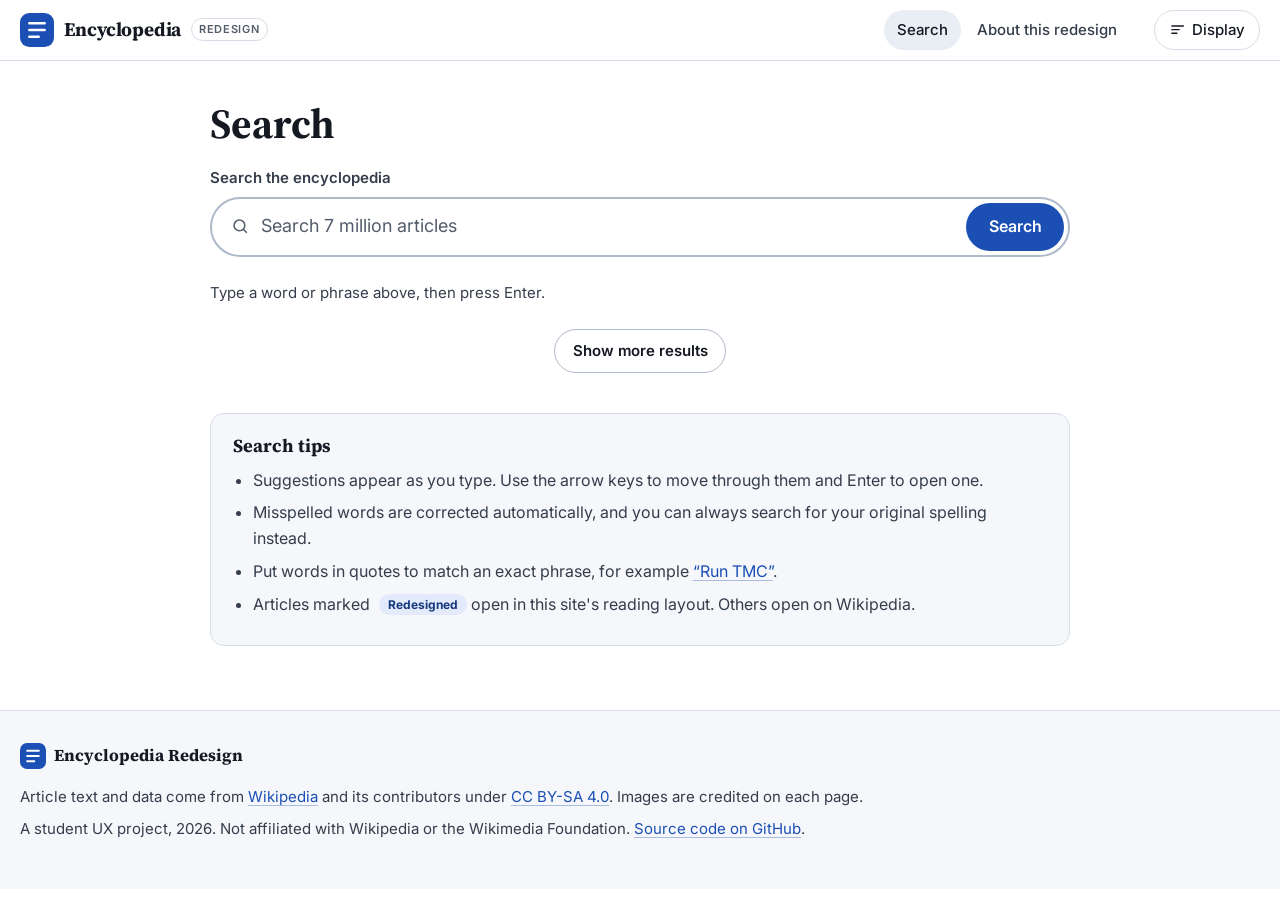
<file: search.html>
<!DOCTYPE html>
<html lang="en">
<head>
<meta charset="utf-8">
<meta name="viewport" content="width=device-width, initial-scale=1">
<title>Search | Encyclopedia Redesign</title>
<meta name="description" content="Search the encyclopedia.">
<meta name="color-scheme" content="light dark">
<link rel="preconnect" href="https://fonts.googleapis.com"><link rel="preconnect" href="https://fonts.gstatic.com" crossorigin><link rel="stylesheet" href="https://fonts.googleapis.com/css2?family=Inter:wght@400;500;600;700&amp;family=Source+Serif+4:ital,opsz,wght@0,8..60,400;0,8..60,600;0,8..60,700;1,8..60,400&amp;display=swap">
<link rel="stylesheet" href="css/site.css">
<link rel="icon" href="favicon.svg" type="image/svg+xml">
<script>
try{var s=JSON.parse(localStorage.getItem("display")||"{}");var d=document.documentElement;if(s.theme&&s.theme!=="auto")d.dataset.theme=s.theme;if(s.size&&s.size!=="standard")d.dataset.size=s.size;if(s.width==="wide")d.dataset.width="wide";}catch(e){}
document.documentElement.classList.add("js");
</script>
<script src="js/site.js" defer></script>
<script>window.LOCAL_ARTICLES={"Golden State Warriors": "wiki/Golden_State_Warriors.html", "Stephen Curry": "wiki/Stephen_Curry.html"};</script>
</head>
<body>
<a class="skip-link" href="#main">Skip to main content</a>
<header class="site-header">
  <div class="site-header__inner">
    <a class="brand" href="index.html"><svg class="brand__mark" viewBox="0 0 40 40" aria-hidden="true" focusable="false"><rect width="40" height="40" rx="11" fill="currentColor"/><path d="M11 12h18M11 20h18M11 28h11" stroke="var(--brand-mark-ink)" stroke-width="3" stroke-linecap="round"/></svg><span class="brand__name">Encyclopedia</span><span class="brand__tag">Redesign</span></a>
    
    <nav class="site-nav" aria-label="Site">
      <ul><li><a href="search.html" aria-current="page">Search</a></li><li><a href="https://github.com/AxanderZ/my-awesome-site#readme">About this redesign</a></li></ul>
    </nav>
    <div class="display">
      <button class="display__toggle" type="button" aria-expanded="false" aria-controls="display-panel"><svg class="icon" viewBox="0 0 24 24" aria-hidden="true" focusable="false"><path d="M4 7h16M4 12h10M4 17h7" stroke="currentColor" stroke-width="2" stroke-linecap="round" fill="none"/></svg><span>Display</span></button>
      <div class="display__panel" id="display-panel" hidden>
        <fieldset><legend>Text size</legend>
          <label><input type="radio" name="size" value="small"> Small</label>
          <label><input type="radio" name="size" value="standard" checked> Standard</label>
          <label><input type="radio" name="size" value="large"> Large</label>
        </fieldset>
        <fieldset><legend>Page width</legend>
          <label><input type="radio" name="width" value="standard" checked> Comfortable</label>
          <label><input type="radio" name="width" value="wide"> Wide</label>
        </fieldset>
        <fieldset><legend>Color theme</legend>
          <label><input type="radio" name="theme" value="auto" checked> Match device</label>
          <label><input type="radio" name="theme" value="light"> Light</label>
          <label><input type="radio" name="theme" value="dark"> Dark</label>
        </fieldset>
      </div>
    </div>
  </div>
</header>
<main id="main" tabindex="-1" class="search-page">
  <div class="search-page__head">
    <h1 id="search-title">Search</h1>
    <form class="search search--big" role="search" action="search.html" method="get" data-prefix="">
  <label class="search__label" for="page-q">Search the encyclopedia</label>
  <div class="search__field">
    <svg class="icon" viewBox="0 0 24 24" aria-hidden="true" focusable="false"><circle cx="11" cy="11" r="7" fill="none" stroke="currentColor" stroke-width="2"/><path d="m20 20-4-4" stroke="currentColor" stroke-width="2" stroke-linecap="round"/></svg>
    <input id="page-q" class="search__input" type="search" name="q" value="" placeholder="Search 7 million articles" autocomplete="off" spellcheck="false"
      role="combobox" aria-autocomplete="list" aria-expanded="false" aria-controls="page-q-list">
    <button class="search__submit" type="submit">Search</button>
    <ul class="search__list" id="page-q-list" role="listbox" aria-label="Suggestions" hidden></ul>
  </div>
  <p class="vh" id="page-q-status" role="status" aria-live="polite"></p>
</form>
  </div>
  <div class="search-page__body">
    <p class="search-status" id="search-status" role="status" aria-live="polite">Type a word or phrase above, then press Enter.</p>
    <div id="search-notice"></div>
    <ol class="results" id="results" aria-labelledby="search-title"></ol>
    <div class="search-more"><button class="btn" type="button" id="more-results" hidden>Show more results</button></div>
    <section class="search-help" id="search-help" aria-labelledby="help-title">
      <h2 id="help-title">Search tips</h2>
      <ul>
        <li>Suggestions appear as you type. Use the arrow keys to move through them and Enter to open one.</li>
        <li>Misspelled words are corrected automatically, and you can always search for your original spelling instead.</li>
        <li>Put words in quotes to match an exact phrase, for example <a href="search.html?q=%22Run+TMC%22">“Run TMC”</a>.</li>
        <li>Articles marked <span class="badge badge--local">Redesigned</span> open in this site's reading layout. Others open on Wikipedia.</li>
      </ul>
    </section>
  </div>
</main>
<footer class="site-footer">
  <div class="site-footer__inner">
    <div class="site-footer__brand"><svg class="brand__mark" viewBox="0 0 40 40" aria-hidden="true" focusable="false"><rect width="40" height="40" rx="11" fill="currentColor"/><path d="M11 12h18M11 20h18M11 28h11" stroke="var(--brand-mark-ink)" stroke-width="3" stroke-linecap="round"/></svg><span>Encyclopedia Redesign</span></div>
    <p>Article text and data come from <a href="https://en.wikipedia.org/">Wikipedia</a> and its contributors under <a href="https://creativecommons.org/licenses/by-sa/4.0/">CC BY-SA 4.0</a>. Images are credited on each page.</p>
    <p>A student UX project, 2026. Not affiliated with Wikipedia or the Wikimedia Foundation. <a href="https://github.com/AxanderZ/my-awesome-site">Source code on GitHub</a>.</p>
  </div>
</footer>
</body>
</html>
</file>
<file: css/site.css>
/* ==========================================================================
   Encyclopedia Redesign — shared styles
   Every text/background token pair is checked for WCAG 2.2 AA (4.5:1) in
   light and dark themes by tools/check_pages.py (axe-core + WAVE-style checks).
   ========================================================================== */

:root {
  --bg: #ffffff;
  --surface: #f5f7fa;
  --surface-2: #e9eef5;
  --border: #d6dde8;
  --border-strong: #aeb9ca;
  --text: #151922;
  --text-2: #353d4b;
  --muted: #535c6b;
  --link: #1b4fb4;
  --link-visited: #5a3399;
  --link-line: rgba(27, 79, 180, .35);
  --accent: #1b4fb4;
  --accent-ink: #ffffff;
  --hero: #0c1a38;
  --hero-2: #173a7c;
  --hero-ink: #ffffff;
  --hero-muted: #cdd7ea;
  --gold: #f4b400;
  --gold-ink: #151922;
  --focus: #c2410c;
  --mark: #fff1b8;
  --ok-bg: #e4f4ea;  --ok-ink: #14532d;
  --note-bg: #fff6db; --note-ink: #5b4300; --note-line: #e7b416;
  --badge-a-bg: #e2eafb; --badge-a-ink: #173a7c;
  --badge-b-bg: #fde6e6; --badge-b-ink: #8c1c1c;
  --shadow-sm: 0 1px 2px rgba(15, 23, 42, .06);
  --shadow: 0 1px 2px rgba(15, 23, 42, .05), 0 6px 20px rgba(15, 23, 42, .07);
  --radius: 14px;
  --radius-sm: 8px;
  --ui: "Inter", -apple-system, BlinkMacSystemFont, "Segoe UI", Roboto, Helvetica, Arial, sans-serif;
  --read: "Source Serif 4", "Iowan Old Style", Georgia, "Times New Roman", serif;
  --fs: 1.0625rem;          /* article reading size, scaled by the Display menu */
  --measure: 46rem;
  --page: 1320px;
  --brand-mark-ink: #ffffff;
  color-scheme: light;
}
:root[data-size="small"] { --fs: 0.9688rem; }
:root[data-size="large"] { --fs: 1.25rem; }
:root[data-width="wide"] { --measure: 72rem; --page: 1680px; }

@media (prefers-color-scheme: dark) {
  :root:not([data-theme="light"]) {
    --bg: #0d1117; --surface: #151b24; --surface-2: #1d2531; --border: #2b3544; --border-strong: #46546a;
    --text: #e7ebf1; --text-2: #c9d0da; --muted: #a2adbd;
    --link: #8fb6ff; --link-visited: #c7a8ff; --link-line: rgba(143, 182, 255, .45);
    --accent: #8fb6ff; --accent-ink: #0d1117;
    --hero: #0a1428; --hero-2: #14305f; --hero-muted: #c3cfe6;
    --focus: #ffb454; --mark: #5c4a00;
    --note-bg: #2e2610; --note-ink: #ffe29a; --note-line: #b88a00;
    --ok-bg: #12301f; --ok-ink: #b6ebc8;
    --badge-a-bg: #213158; --badge-a-ink: #d3e1ff;
    --badge-b-bg: #4a1f24; --badge-b-ink: #ffd6d6;
    --shadow-sm: none; --shadow: 0 1px 0 rgba(255,255,255,.03), 0 8px 24px rgba(0,0,0,.35);
    --brand-mark-ink: #0d1117;
    color-scheme: dark;
  }
}
:root[data-theme="dark"] {
  --bg: #0d1117; --surface: #151b24; --surface-2: #1d2531; --border: #2b3544; --border-strong: #46546a;
  --text: #e7ebf1; --text-2: #c9d0da; --muted: #a2adbd;
  --link: #8fb6ff; --link-visited: #c7a8ff; --link-line: rgba(143, 182, 255, .45);
  --accent: #8fb6ff; --accent-ink: #0d1117;
  --hero: #0a1428; --hero-2: #14305f; --hero-muted: #c3cfe6;
  --focus: #ffb454; --mark: #5c4a00;
  --note-bg: #2e2610; --note-ink: #ffe29a; --note-line: #b88a00;
  --ok-bg: #12301f; --ok-ink: #b6ebc8;
  --badge-a-bg: #213158; --badge-a-ink: #d3e1ff;
  --badge-b-bg: #4a1f24; --badge-b-ink: #ffd6d6;
  --shadow-sm: none; --shadow: 0 1px 0 rgba(255,255,255,.03), 0 8px 24px rgba(0,0,0,.35);
  --brand-mark-ink: #0d1117;
  color-scheme: dark;
}

/* ---------- Base ---------- */
*, *::before, *::after { box-sizing: border-box; }
html { -webkit-text-size-adjust: 100%; scroll-padding-top: 5rem; }
@media (prefers-reduced-motion: no-preference) { html { scroll-behavior: smooth; } }
body {
  margin: 0; background: var(--bg); color: var(--text);
  font: 400 1rem/1.6 var(--ui); -webkit-font-smoothing: antialiased; text-rendering: optimizeLegibility;
}
img { max-width: 100%; height: auto; }
a { color: var(--link); text-decoration-line: underline; text-decoration-color: var(--link-line);
    text-decoration-thickness: 1px; text-underline-offset: .2em; }
a:visited { color: var(--link-visited); }
a:hover { text-decoration-color: currentColor; text-decoration-thickness: 2px; }
:focus-visible { outline: 3px solid var(--focus); outline-offset: 2px; border-radius: 4px; }
h1, h2, h3, h4, h5 { color: var(--text); line-height: 1.25; margin: 0 0 .5em; }
button, input { font: inherit; color: inherit; }
button { cursor: pointer; }
mark { background: var(--mark); color: var(--text); border-radius: 3px; padding: 0 .1em; }
.vh { position: absolute !important; width: 1px; height: 1px; padding: 0; margin: -1px; overflow: hidden;
      clip: rect(0 0 0 0); white-space: nowrap; border: 0; }
.icon { width: 1.15em; height: 1.15em; flex: none; }
.meta { color: var(--muted); font-size: .875rem; font-weight: 400; }
.eyebrow { font: 600 .8125rem/1.3 var(--ui); letter-spacing: .08em; text-transform: uppercase; margin: 0 0 .75rem; }

.skip-link { position: absolute; left: 1rem; top: -200px; z-index: 1000; background: var(--gold); color: var(--gold-ink);
  font-weight: 700; padding: .7rem 1.1rem; border-radius: var(--radius-sm); text-decoration: none; }
.skip-link:focus { top: 1rem; }

.btn { display: inline-flex; align-items: center; gap: .5rem; min-height: 44px; padding: .55rem 1.1rem;
  border-radius: 999px; border: 1px solid var(--border-strong); background: var(--bg); color: var(--text);
  font: 600 .9375rem/1.2 var(--ui); text-decoration: none; }
.btn:hover { background: var(--surface); }
.btn:visited { color: var(--text); }
.btn--quiet { border-color: var(--border); min-height: 40px; padding: .45rem 1rem; font-size: .875rem; color: var(--link); }

/* ---------- Header ---------- */
.site-header { position: sticky; top: 0; z-index: 50; background: var(--bg); border-bottom: 1px solid var(--border); }
.site-header__inner { max-width: var(--page); margin: 0 auto; padding: .6rem 1.25rem; display: flex; align-items: center; gap: 1rem 1.5rem; }
.brand { display: inline-flex; align-items: center; gap: .6rem; text-decoration: none; color: var(--text); flex: none; }
.brand:visited { color: var(--text); }
.brand__mark { width: 34px; height: 34px; color: var(--accent); }
.brand__name { font: 700 1.2rem/1 var(--read); letter-spacing: -.01em; }
.brand__tag { font: 600 .6875rem/1 var(--ui); letter-spacing: .06em; text-transform: uppercase; color: var(--muted);
  border: 1px solid var(--border); padding: .3rem .45rem; border-radius: 999px; }
.site-header .search { flex: 1 1 auto; max-width: 560px; }
.site-nav ul { list-style: none; margin: 0; padding: 0; display: flex; gap: .25rem; }
.site-nav a { display: block; padding: .5rem .8rem; border-radius: 999px; color: var(--text-2); text-decoration: none; font-weight: 500; font-size: .9375rem; }
.site-nav a:visited { color: var(--text-2); }
.site-nav a:hover { background: var(--surface); }
.site-nav a[aria-current="page"] { background: var(--surface-2); color: var(--text); }
.site-header .site-nav { margin-left: auto; }

.display { position: relative; }
.display__toggle { display: inline-flex; align-items: center; gap: .4rem; min-height: 40px; padding: .45rem .85rem;
  border-radius: 999px; border: 1px solid var(--border); background: var(--bg); font-weight: 500; font-size: .9375rem; }
.display__toggle:hover { background: var(--surface); }
.display__toggle[aria-expanded="true"] { background: var(--surface-2); }
.display__panel { position: absolute; right: 0; top: calc(100% + .5rem); width: 250px; padding: 1rem 1.1rem;
  background: var(--bg); border: 1px solid var(--border); border-radius: var(--radius); box-shadow: var(--shadow); }
.display__panel fieldset { border: 0; margin: 0 0 .9rem; padding: 0; }
.display__panel fieldset:last-child { margin-bottom: 0; }
.display__panel legend { font-weight: 600; font-size: .8125rem; color: var(--muted); letter-spacing: .04em; text-transform: uppercase; padding: 0; margin-bottom: .35rem; }
.display__panel label { display: flex; align-items: center; gap: .55rem; padding: .3rem 0; font-size: .9375rem; cursor: pointer; }
.display__panel input { width: 18px; height: 18px; margin: 0; accent-color: var(--accent); }

@media (max-width: 860px) {
  .site-header__inner { flex-wrap: wrap; }
  .site-header .search { order: 5; flex-basis: 100%; max-width: none; }
  .brand__tag { display: none; }
  .site-header .site-nav { display: none; }
  .display { margin-left: auto; }
  .display__toggle span { position: absolute; width: 1px; height: 1px; overflow: hidden; clip: rect(0 0 0 0); }
}

/* ---------- Search field + suggestions (combobox) ---------- */
.search { position: relative; margin: 0; }
.search__label { display: block; font-weight: 600; margin-bottom: .45rem; }
.search__field { position: relative; display: flex; align-items: center; background: var(--bg);
  border: 1.5px solid var(--border-strong); border-radius: 999px; padding-left: .95rem; transition: border-color .15s, box-shadow .15s; }
.search__field:focus-within { border-color: var(--accent); box-shadow: 0 0 0 4px color-mix(in srgb, var(--accent) 22%, transparent); }
.search__field > .icon { color: var(--muted); }
.search__input { flex: 1; min-width: 0; border: 0; background: transparent; padding: .6rem .7rem; font-size: 1rem; min-height: 42px; }
.search__input:focus { outline: none; }
.search__input::placeholder { color: var(--muted); opacity: 1; }
.search__input::-webkit-search-cancel-button { cursor: pointer; }
.search__submit { border: 0; margin: 4px; padding: .5rem 1.05rem; border-radius: 999px; background: var(--accent); color: var(--accent-ink); font-weight: 600; font-size: .9375rem; min-height: 36px; }
.search__submit:hover { filter: brightness(1.1); }
.search--big .search__field { padding-left: 1.2rem; border-width: 2px; }
.search--big .search__input { font-size: 1.125rem; min-height: 54px; }
.search--big .search__submit { padding: .7rem 1.4rem; font-size: 1rem; min-height: 46px; }
.search__list { position: absolute; left: 0; right: 0; top: calc(100% + .45rem); z-index: 60; list-style: none; margin: 0; padding: .4rem;
  background: var(--bg); border: 1px solid var(--border); border-radius: var(--radius); box-shadow: var(--shadow); max-height: 70vh; overflow: auto; }
.search__list li { display: flex; gap: .75rem; align-items: center; padding: .55rem .7rem; border-radius: 10px; cursor: pointer; color: var(--text); }
.search__list li[aria-selected="true"], .search__list li:hover { background: var(--surface-2); }
.opt__thumb { width: 40px; height: 40px; flex: none; border-radius: 8px; object-fit: cover; background: var(--surface-2); }
.opt__text { display: flex; flex-direction: column; min-width: 0; }
.opt__title { font-weight: 600; }
.opt__desc { color: var(--muted); font-size: .8125rem; white-space: nowrap; overflow: hidden; text-overflow: ellipsis; }
.opt__all { font-weight: 500; color: var(--text-2); border-top: 1px solid var(--border); border-radius: 0 0 10px 10px; margin-top: .25rem; }

/* ---------- Footer ---------- */
.site-footer { border-top: 1px solid var(--border); background: var(--surface); margin-top: 4rem; }
.site-footer__inner { max-width: var(--page); margin: 0 auto; padding: 2rem 1.25rem 2.5rem; color: var(--text-2); font-size: .9375rem; }
.site-footer__inner p { margin: 0 0 .5rem; max-width: 60rem; }
.site-footer__brand { display: flex; align-items: center; gap: .5rem; font: 700 1.05rem/1 var(--read); color: var(--text); margin-bottom: 1rem; }
.site-footer__brand .brand__mark { width: 26px; height: 26px; }

/* ---------- Article hero ---------- */
.progress { position: fixed; left: 0; right: 0; top: 0; height: 3px; z-index: 70; pointer-events: none; }
.progress__bar { display: block; height: 100%; width: 100%; transform-origin: 0 50%; transform: scaleX(0); background: var(--gold); }

.article-hero { background-color: var(--hero); background-image: radial-gradient(1200px 400px at 85% -10%, var(--hero-2), transparent 70%),
  linear-gradient(180deg, var(--hero), var(--hero)); color: var(--hero-ink); border-bottom: 4px solid var(--gold); }
.article-hero__inner { max-width: var(--page); margin: 0 auto; padding: 2rem 1.25rem 2.25rem; }
.article-hero a, .article-hero a:visited { color: var(--hero-ink); }
.article-hero .eyebrow { color: var(--hero-muted); }
.article-hero h1 { color: var(--hero-ink); font: 700 clamp(2.3rem, 5.5vw, 3.75rem)/1.05 var(--read); letter-spacing: -.02em; margin: 0 0 .6rem; }
.article-hero .lede { font: 400 clamp(1.05rem, 2vw, 1.2rem)/1.5 var(--read); color: var(--hero-ink); margin: 0 0 1.1rem; max-width: 46rem; }
.article-hero :focus-visible { outline-color: var(--gold); }
.crumbs ol { list-style: none; display: flex; flex-wrap: wrap; gap: .35rem; margin: 0 0 1.4rem; padding: 0; font-size: .875rem; }
.crumbs li { color: var(--hero-muted); }
.crumbs li + li::before { content: "/"; margin-right: .35rem; color: var(--hero-muted); }
.crumbs a, .crumbs a:visited { color: var(--hero-muted); text-decoration-color: rgba(255,255,255,.35); }
.crumbs a[aria-current] { color: var(--hero-ink); text-decoration: none; }
.article-meta { display: flex; flex-wrap: wrap; gap: .35rem 1.25rem; margin: 0 0 1.25rem; font-size: .9375rem; color: var(--hero-muted); }
.page-actions ul { list-style: none; display: flex; flex-wrap: wrap; gap: .5rem; margin: 0 0 1rem; padding: 0; }
.page-actions a { display: inline-flex; align-items: center; min-height: 40px; padding: .4rem .95rem; border-radius: 999px;
  border: 1px solid var(--hero-muted); text-decoration: none; font-weight: 500; font-size: .9375rem; }
.page-actions a:hover { background: var(--hero-2); }
.protect-note { display: flex; gap: .55rem; align-items: flex-start; margin: 0; font-size: .9375rem; color: var(--hero-muted); max-width: 46rem; }
.protect-note .icon { margin-top: .2em; width: 1rem; height: 1rem; }

/* ---------- Article layout ---------- */
.article-layout { max-width: var(--page); margin: 0 auto; padding: 2rem 1.25rem 0; display: grid; gap: 2.5rem; grid-template-columns: minmax(0, 1fr); }
@media (min-width: 1040px) {
  .article-layout { grid-template-columns: 270px minmax(0, 1fr); gap: 3.5rem; }
  .toc { position: sticky; top: 5rem; align-self: start; max-height: calc(100vh - 6rem); overflow: auto; overscroll-behavior: contain; padding-bottom: 1rem; }
}
.article { min-width: 0; max-width: var(--measure); font-size: var(--fs); }
main:focus { outline: none; }

/* Table of contents */
.toc__box { border: 1px solid var(--border); border-radius: var(--radius); background: var(--surface); padding: .9rem 1rem; }
.toc__title { font: 700 .8125rem/1.2 var(--ui); letter-spacing: .08em; text-transform: uppercase; color: var(--text-2); cursor: pointer; list-style: none; display: flex; justify-content: space-between; align-items: center; }
.toc__title::-webkit-details-marker { display: none; }
.toc__title::after { content: ""; width: .5rem; height: .5rem; border: solid var(--muted); border-width: 0 2px 2px 0; transform: rotate(45deg); margin-right: .2rem; }
.toc__box[open] .toc__title::after { transform: rotate(-135deg); }
.toc__list, .toc__sub { list-style: none; margin: 0; padding: 0; }
.toc__list { margin-top: .6rem; }
.toc__row { display: flex; align-items: center; }
.toc__row a { flex: 1; }
.toc a { display: block; padding: .38rem .6rem; border-radius: 8px; color: var(--text-2); text-decoration: none; font-size: .9375rem; line-height: 1.35; border-left: 3px solid transparent; }
.toc a:visited { color: var(--text-2); }
.toc a:hover { background: var(--surface-2); color: var(--text); }
.toc a[aria-current="true"] { color: var(--text); font-weight: 600; background: var(--surface-2); border-left-color: var(--accent); border-radius: 0 8px 8px 0; }
.toc__sub a { font-size: .875rem; padding-left: 1.2rem; }
.toc__toggle { flex: none; width: 32px; height: 32px; border: 0; background: transparent; border-radius: 8px; display: grid; place-items: center; }
.toc__toggle:hover { background: var(--surface-2); }
.toc__toggle span { width: .45rem; height: .45rem; border: solid var(--muted); border-width: 0 2px 2px 0; transform: rotate(-45deg); transition: transform .15s; }
.toc__toggle[aria-expanded="true"] span { transform: rotate(45deg); }
.js .has-subs:not(.is-open) .toc__sub { display: none; }
html:not(.js) .toc__toggle { display: none; }

/* ---------- Sections ---------- */
.section { padding: 0 0 2.5rem; margin: 0 0 2.5rem; border-bottom: 1px solid var(--border); }
.section:last-of-type { border-bottom: 0; }
.section > h2, .glance > h2 { font: 700 clamp(1.6rem, 3vw, 2rem)/1.2 var(--read); letter-spacing: -.01em; margin-bottom: 1rem; }
.article p, .article li, .article dd { font-family: var(--read); line-height: 1.72; }
.article p { margin: 0 0 1.05em; }
.article ul, .article ol { padding-left: 1.4em; margin: 0 0 1.05em; }
.article li { margin-bottom: .3em; }
.article h4 { font: 700 1.1rem/1.3 var(--ui); margin: 1.6em 0 .5em; }
.article h5 { font: 700 1rem/1.3 var(--ui); margin: 1.4em 0 .4em; color: var(--text-2); }
.article blockquote { margin: 1.2em 0; padding: .2em 0 .2em 1.2em; border-left: 3px solid var(--gold); color: var(--text-2); font-style: italic; }
.section__tools { display: flex; justify-content: flex-end; margin: -.5rem 0 .75rem; }

/* Collapsible subsections */
.subs { border-top: 1px solid var(--border); }
details.sub { border-bottom: 1px solid var(--border); }
details.sub--plain { border: 1px solid var(--border); border-radius: var(--radius); margin: 0 0 .75rem; background: var(--bg); }
details.sub > summary { list-style: none; display: flex; align-items: center; gap: .9rem; padding: 1rem .25rem; cursor: pointer; }
details.sub--plain > summary { padding: .9rem 1.1rem; }
details.sub > summary::-webkit-details-marker { display: none; }
details.sub > summary::before { content: ""; flex: none; width: 28px; height: 28px; border-radius: 50%; background: var(--surface-2)
  url("data:image/svg+xml,%3Csvg xmlns='http://www.w3.org/2000/svg' viewBox='0 0 24 24'%3E%3Cpath d='M9 6l6 6-6 6' fill='none' stroke='%23535c6b' stroke-width='2.5' stroke-linecap='round' stroke-linejoin='round'/%3E%3C/svg%3E") center/16px no-repeat; transition: transform .2s; }
details.sub[open] > summary::before { transform: rotate(90deg); }
details.sub > summary:hover .sub__title { text-decoration: underline; text-decoration-thickness: 1px; text-underline-offset: .2em; }
.sub__title { flex: 1; margin: 0; font: 600 1.15rem/1.35 var(--ui); color: var(--text); }
.sub__meta { flex: none; font-size: .8125rem; color: var(--muted); font-family: var(--ui); }
.sub__body { padding: .25rem .25rem 1.5rem 2.8rem; }
details.sub--plain .sub__body { padding: 0 1.25rem 1.25rem; }
@media (max-width: 600px) { .sub__body { padding-left: .25rem; } .sub__meta { display: none; } }
details.related .sub__title { font-size: 1rem; }

/* Hatnotes & notices */
.hatnote { font-family: var(--ui) !important; font-size: .9375rem; color: var(--text-2); background: var(--surface); border-left: 3px solid var(--border-strong);
  padding: .55rem .9rem; border-radius: 0 var(--radius-sm) var(--radius-sm) 0; margin: 0 0 1rem !important; }
.notice { font-family: var(--ui); font-size: .9375rem; background: var(--note-bg); color: var(--note-ink); border-left: 4px solid var(--note-line);
  padding: .8rem 1rem; border-radius: 0 var(--radius-sm) var(--radius-sm) 0; margin: 0 0 1.25rem; }
.notice a, .notice a:visited { color: var(--note-ink); }
.notice p, .notice div { margin: 0; font-family: var(--ui); }

/* Figures */
.article figure { margin: .35rem 0 1.25rem; }
.article figure img { display: block; border-radius: var(--radius-sm); background: var(--surface-2); }
.article figcaption { font: .875rem/1.5 var(--ui); color: var(--text-2); margin-top: .5rem; }
.credit { display: block; color: var(--muted); font-size: .8125rem; margin-top: .2rem; }
.credit a, .credit a:visited { color: var(--muted); }
@media (min-width: 720px) {
  .article figure.figure-right { float: right; clear: right; max-width: 260px; margin: .35rem 0 1.25rem 1.75rem; }
  .article figure.figure-left { float: left; clear: left; max-width: 260px; margin: .35rem 1.75rem 1.25rem 0; }
}
.article figure.figure-center { text-align: center; }
.article figure.figure-center img { margin: 0 auto; }
.multi { display: flex; gap: .5rem; align-items: flex-start; }
.multi img { min-width: 0; flex: 1 1 0; object-fit: cover; }
.section::after, .sub__body::after { content: ""; display: table; clear: both; }
.pullquote { font-family: var(--read); border-left: 3px solid var(--gold); padding: .25rem 0 .25rem 1.25rem; margin: 1.5rem 0; color: var(--text-2); }
.pullquote p { font-size: 1.1em; font-style: italic; }

.kit-grid { display: flex; flex-wrap: wrap; gap: 1rem 1.25rem; margin: .5rem 0 1rem; font: .8125rem/1.3 var(--ui); color: var(--text-2); }
.kit { text-align: center; }
.kit img { max-width: none; }

.inline-list { list-style: none !important; padding: 0 !important; display: flex; flex-wrap: wrap; gap: .35rem .5rem; }
.inline-list li { margin: 0 !important; font-family: var(--ui) !important; font-size: .9375rem; background: var(--surface); border: 1px solid var(--border); border-radius: 999px; padding: .15rem .7rem; }
.inline-list img { vertical-align: middle; margin-right: .3rem; }
.layout { display: grid; gap: .5rem; margin: 0 0 1rem; font-family: var(--ui); font-size: .9375rem; }
.layout-row { display: flex; flex-wrap: wrap; gap: .5rem 1rem; }
.layout-cell { flex: 1 1 10rem; min-width: 0; }

/* hlist (inline lists with separators) */
.hlist ul, ul.hlist { list-style: none; padding: 0 !important; margin: 0 !important; display: inline; }
.hlist li { display: inline; margin: 0 !important; }
.hlist li:not(:last-child)::after { content: " · "; color: var(--muted); font-weight: 700; }
.plainlist ul, ul.plainlist { list-style: none; padding: 0 !important; }

/* ---------- Tables ---------- */
.table-wrap { overflow: auto; max-height: 80vh; border: 1px solid var(--border); border-radius: var(--radius); margin: 0 0 1.4rem; background: var(--bg); box-shadow: var(--shadow-sm); clear: both; }
.table-wrap:focus-visible { outline-offset: 3px; }
.data-table { width: 100%; border-collapse: separate; border-spacing: 0; font: .9375rem/1.45 var(--ui); }
.data-table caption { caption-side: top; text-align: left; font-weight: 700; font-size: .9375rem; padding: .85rem 1rem; background: var(--surface); border-bottom: 1px solid var(--border); }
.data-table th, .data-table td { text-align: left; vertical-align: top; padding: .6rem .9rem; border-bottom: 1px solid var(--border); font-family: var(--ui); line-height: 1.45; }
.data-table td, .data-table th { font-size: .9375rem; }
.data-table thead th { position: sticky; top: 0; z-index: 1; background: var(--surface-2); font-size: .8125rem; font-weight: 700; letter-spacing: .02em; color: var(--text); white-space: nowrap; }
.data-table tbody tr:last-child > * { border-bottom: 0; }
.data-table tbody tr:hover > * { background: var(--surface); }
.data-table tbody th { font-weight: 600; }
.data-table ul, .data-table ol { margin: 0; padding-left: 1.1em; }
.data-table p { margin: 0; font-family: var(--ui); }
.data-table img { vertical-align: middle; }
.sort-btn { all: unset; cursor: pointer; display: inline-flex; align-items: center; gap: .35rem; font: inherit; color: inherit; border-radius: 4px; }
.sort-btn:focus-visible { outline: 3px solid var(--focus); outline-offset: 2px; }
.sort-btn::after { content: "↕"; color: var(--muted); font-size: .9em; }
th[aria-sort="ascending"] .sort-btn::after { content: "▲"; color: var(--text); }
th[aria-sort="descending"] .sort-btn::after { content: "▼"; color: var(--text); }
.table-key { display: flex; flex-wrap: wrap; gap: .3rem 1.1rem; margin: 0 0 .6rem; font: .875rem/1.4 var(--ui); color: var(--text-2); }
.table-key div { display: flex; gap: .35rem; }
.table-key dt { font-weight: 700; color: var(--text); }
.table-key dd { margin: 0; font-family: var(--ui); line-height: 1.4; }

.legend { background: var(--surface); border: 1px solid var(--border); border-radius: var(--radius); padding: .8rem 1rem; margin: 0 0 .9rem; font-family: var(--ui); }
.legend__title { font: 700 .9375rem/1.3 var(--ui) !important; margin: 0 0 .5rem !important; }
.legend ul { list-style: none; padding: 0; margin: 0; display: grid; gap: .4rem; }
.legend li { font: .9375rem/1.45 var(--ui) !important; margin: 0 !important; }
.legend .badge { margin: 0 .45rem 0 0; }
.badge { display: inline-block; font: 700 .75rem/1.2 var(--ui); padding: .2rem .55rem; border-radius: 999px; white-space: nowrap; margin-left: .35rem; vertical-align: .08em; }
.badge--twoway, .badge--local { background: var(--badge-a-bg); color: var(--badge-a-ink); }
.badge--injured { background: var(--badge-b-bg); color: var(--badge-b-ink); }
.badge--wiki { background: var(--surface-2); color: var(--text-2); }
.roster .data-table td, .roster .data-table th { white-space: nowrap; }
.roster h4 { margin-top: 1.5rem; }
.roster .meta { font-family: var(--ui); }

/* ---------- At a glance ---------- */
.glance { border-bottom: 1px solid var(--border); }
.stats { list-style: none; padding: 0 !important; margin: 0 0 1.5rem !important; display: grid; gap: .75rem; grid-template-columns: repeat(auto-fit, minmax(150px, 1fr)); }
.stat { margin: 0 !important; background: var(--surface); border: 1px solid var(--border); border-radius: var(--radius); padding: 1rem 1.1rem;
  position: relative; overflow: hidden; font-family: var(--ui) !important; }
.stat::before { content: ""; position: absolute; left: 0; right: 0; top: 0; height: 4px; background: linear-gradient(90deg, var(--accent), var(--gold)); }
.stat__value { display: block; font: 700 2rem/1.1 var(--read); letter-spacing: -.02em; color: var(--text); }
.stat__label { display: block; font: 500 .875rem/1.4 var(--ui); color: var(--text-2); margin-top: .35rem; }
.glance__grid { display: grid; gap: 1.5rem; grid-template-columns: minmax(0, 1fr); align-items: start; }
@media (min-width: 760px) { .glance__grid { grid-template-columns: minmax(0, 1fr) 250px; } }
.glance__photo { margin: 0; }
.glance__photo img { width: 100%; aspect-ratio: 4 / 5; object-fit: cover; object-position: 50% 15%; border-radius: var(--radius); display: block; background: var(--surface-2); }
.glance__photo figcaption { font: .875rem/1.5 var(--ui); color: var(--text-2); margin-top: .55rem; }
.glance__h, .facts__group { font: 700 .8125rem/1.3 var(--ui) !important; letter-spacing: .08em; text-transform: uppercase; color: var(--text-2) !important; margin: 1.5rem 0 .6rem !important; }
.glance__facts > div > h3:first-child, .glance__facts .facts__group:first-child { margin-top: 0 !important; }
.facts { margin: 0 0 .5rem; border: 1px solid var(--border); border-radius: var(--radius); overflow: hidden; font-family: var(--ui); }
.facts > div { display: grid; grid-template-columns: minmax(7.5rem, 36%) 1fr; gap: .9rem; padding: .6rem .95rem; border-bottom: 1px solid var(--border); }
.facts > div:nth-child(odd) { background: var(--surface); }
.facts > div:last-child { border-bottom: 0; }
.facts dt { font-weight: 600; color: var(--text-2); font-size: .9063rem; }
.facts dd { margin: 0; font: .9375rem/1.8 var(--ui) !important; overflow-wrap: anywhere; }
.facts dd ul { padding-left: 1.1em; margin: 0; }
.facts dd li { font-family: var(--ui) !important; line-height: 1.5 !important; margin: 0; }
.facts--compact { margin-top: .5rem; }
.facts__more { border: 1px solid var(--border); border-radius: var(--radius); margin-top: .75rem; font-family: var(--ui); }
.facts__more > summary { padding: .75rem 1rem; cursor: pointer; font-weight: 600; }
.facts__more .facts__extra { padding: 0 1rem 1rem; }
.facts__extra { font: .9375rem/1.55 var(--ui); margin-top: .75rem; }
.facts__extra li, .facts__extra p { font-family: var(--ui) !important; line-height: 1.55 !important; }
@media (max-width: 520px) { .facts > div { grid-template-columns: 1fr; gap: .1rem; } }

/* History in brief (timeline) */
.brief { margin: 1.5rem 0 1.75rem; }
.brief__title { font: 700 .8125rem/1.3 var(--ui); letter-spacing: .08em; text-transform: uppercase; color: var(--text-2); margin-bottom: .9rem; }
.timeline { list-style: none; padding: 0 !important; margin: 0 !important; display: grid; gap: .9rem; grid-template-columns: repeat(auto-fit, minmax(250px, 1fr)); }
.era { margin: 0 !important; background: var(--surface); border: 1px solid var(--border); border-radius: var(--radius); padding: 1rem 1.1rem 1.1rem; display: flex; flex-direction: column; }
.era__years { font: 700 .8125rem/1.2 var(--ui) !important; color: var(--accent); letter-spacing: .03em; margin: 0 0 .35rem !important; }
.era__title { font: 700 1.05rem/1.3 var(--ui) !important; margin: 0 0 .45rem !important; }
.era p:not(.era__years) { font: .9375rem/1.55 var(--ui) !important; color: var(--text-2); margin: 0 0 .75rem !important; flex: 1; }
.era__link { font: 600 .875rem/1.3 var(--ui); align-self: flex-start; }

/* ---------- Citations ---------- */
sup.cite { line-height: 0; font-size: .75rem; font-family: var(--ui); vertical-align: baseline; margin-left: 2px; }
sup.cite a { display: inline-flex; align-items: center; justify-content: center; min-width: 24px; height: 24px; padding: 0 .35em;
  border-radius: 6px; text-decoration: none; color: var(--link); background: var(--surface-2); font-weight: 600; line-height: 1;
  vertical-align: .35em; }
sup.cite a:hover { background: var(--accent); color: var(--accent-ink); }
sup.cite--note a { font-style: italic; border: 1px dashed var(--border-strong); background: transparent; }
.needs-source { font: italic .8125rem/1 var(--ui); white-space: nowrap; }
.needs-source a::before { content: "("; }
.needs-source a::after { content: ")"; }
.refs { font: .875rem/1.55 var(--ui) !important; padding-left: 2.2em !important; }
.refs li { font-family: var(--ui) !important; line-height: 1.55 !important; margin-bottom: .55em !important; padding: .15rem .3rem; border-radius: 6px; }
.refs li:target { background: var(--mark); }
.refs--notes { list-style: lower-alpha; }
@media (min-width: 900px) { .refs--sources { columns: 2; column-gap: 2.5rem; } .refs--sources li { break-inside: avoid; } }
.backrefs { margin-right: .35rem; }
.backref { font-weight: 700; text-decoration: none; padding: 0 .15em; }
.refs cite { font-style: normal; }
.reference-text { overflow-wrap: anywhere; }
.cite-pop { position: absolute; z-index: 80; max-width: min(420px, calc(100vw - 2rem)); background: var(--bg); color: var(--text); border: 1px solid var(--border);
  border-radius: var(--radius); box-shadow: var(--shadow); padding: .85rem 1rem; font: .875rem/1.5 var(--ui); }
.cite-pop__label { display: block; font: 700 .75rem/1.2 var(--ui); letter-spacing: .08em; text-transform: uppercase; color: var(--muted); margin-bottom: .35rem; }
.cite-pop p { margin: 0; }

/* Related topics (navboxes) */
.nb { font-family: var(--ui); }
.nb-groups { margin: 0; display: grid; gap: 0; }
.nb-groups > div { display: grid; grid-template-columns: minmax(8rem, 26%) 1fr; gap: 1rem; padding: .55rem 0; border-bottom: 1px solid var(--border); }
.nb-groups > div:last-child { border-bottom: 0; }
.nb-groups dt { font-weight: 600; font-size: .875rem; color: var(--text-2); }
.nb-groups dd { margin: 0; font: .9063rem/1.6 var(--ui) !important; }
.nb-groups dd li, .nb-full li { font-family: var(--ui) !important; line-height: 1.6 !important; }
.nb-groups .nb-groups { border-left: 2px solid var(--border); padding-left: .75rem; }
.nb-full { font-size: .9063rem; padding: .5rem 0; }
@media (max-width: 600px) { .nb-groups > div { grid-template-columns: 1fr; gap: .2rem; } }

.credits { font: .875rem/1.5 var(--ui) !important; }
.credits li { font-family: var(--ui) !important; line-height: 1.5 !important; overflow-wrap: anywhere; }
.attribution { font: .875rem/1.55 var(--ui) !important; color: var(--text-2); border-top: 1px solid var(--border); padding-top: 1.25rem; }

/* ---------- Homepage ---------- */
.home-hero { background-color: var(--hero); background-image: radial-gradient(900px 420px at 80% -20%, var(--hero-2), transparent 70%),
  radial-gradient(700px 300px at 0% 120%, #1d2f5c, transparent 70%); color: var(--hero-ink); border-bottom: 4px solid var(--gold); }
.home-hero__inner { max-width: 880px; margin: 0 auto; padding: clamp(3rem, 8vw, 5.5rem) 1.25rem clamp(2.5rem, 6vw, 4rem); text-align: center; }
.home-hero h1 { color: var(--hero-ink); font: 700 clamp(2.4rem, 6vw, 4rem)/1.05 var(--read); letter-spacing: -.025em; margin-bottom: 1rem; }
.home-hero h1 span { color: var(--gold); }
.home-hero .lede { font: 400 clamp(1.05rem, 2vw, 1.25rem)/1.55 var(--read); color: var(--hero-muted); max-width: 40rem; margin: 0 auto 2rem; }
.home-hero .search { text-align: left; max-width: 680px; margin: 0 auto; }
.home-hero .search__label { color: var(--hero-ink); }
.home-hero .search__field { border-color: transparent; box-shadow: 0 10px 30px rgba(0,0,0,.25); }
.home-hero__try { margin: 1.25rem 0 0; color: var(--hero-muted); font-size: .9375rem; }
.home-hero__try a, .home-hero__try a:visited { color: var(--hero-ink); }
.home-hero :focus-visible { outline-color: var(--gold); }
.home { max-width: var(--page); margin: 0 auto; padding: 2.5rem 1.25rem 0; }
.home__section { margin-bottom: 2.75rem; }
.home__section > h2 { font: 700 1.6rem/1.2 var(--read); letter-spacing: -.01em; display: flex; flex-wrap: wrap; align-items: baseline; gap: .25rem .75rem; }
.home__section > h2 .meta { font: 500 .9375rem/1.2 var(--ui); }
.section-desc { color: var(--text-2); margin: -.25rem 0 1.1rem; }
.card-grid { list-style: none; padding: 0; margin: 0; display: grid; gap: 1rem; grid-template-columns: repeat(auto-fit, minmax(280px, 1fr)); }
.card { background: var(--bg); border: 1px solid var(--border); border-radius: var(--radius); padding: 1.3rem 1.4rem; box-shadow: var(--shadow-sm); position: relative; }
.card--article { border-top: 4px solid var(--gold); transition: box-shadow .2s, transform .2s; }
.card--article:hover { box-shadow: var(--shadow); }
@media (prefers-reduced-motion: no-preference) { .card--article:hover { transform: translateY(-2px); } }
.card--article .card__title a::after { content: ""; position: absolute; inset: 0; border-radius: var(--radius); }
.card__kicker { font: 600 .75rem/1.3 var(--ui); letter-spacing: .08em; text-transform: uppercase; color: var(--muted); margin: 0 0 .45rem; }
.card__title { font: 700 1.35rem/1.25 var(--read); margin: 0 0 .35rem; }
.card__title a { color: var(--text); text-decoration: none; }
.card__title a:visited { color: var(--text); }
.card__title a:hover { text-decoration: underline; }
.card__desc { color: var(--text-2); margin: 0 0 .6rem; }
.card--feature p:not([class]) { font-family: var(--read); font-size: 1.0625rem; line-height: 1.65; }
.card__source { font: .8125rem/1.4 var(--ui) !important; color: var(--muted); margin: 0; }
.home__cols { display: grid; gap: 2rem; grid-template-columns: minmax(0, 1fr); }
@media (min-width: 980px) { .home__cols { grid-template-columns: minmax(0, 1.55fr) minmax(0, 1fr); } }
.home__main .card { margin-bottom: 1.25rem; }
.potd { margin: 0; border: 1px solid var(--border); border-radius: var(--radius); overflow: hidden; background: var(--surface); }
.potd img { display: block; width: 100%; aspect-ratio: 3 / 2; object-fit: cover; }
.potd figcaption { padding: .9rem 1.1rem 1rem; font-size: .9375rem; color: var(--text-2); }
.panel { background: var(--surface); border: 1px solid var(--border); border-radius: var(--radius); padding: 1.2rem 1.3rem; margin-bottom: 1.25rem; }
.panel > h2 { font: 700 1.2rem/1.2 var(--read); }
.news, .otd, .most { margin: 0; padding: 0; list-style: none; }
.news li, .otd li { padding: .55rem 0; border-bottom: 1px solid var(--border); font-size: .9375rem; }
.news li:last-child, .otd li:last-child, .most li:last-child { border-bottom: 0; }
.otd li { display: grid; grid-template-columns: 3.4rem 1fr; gap: .6rem; }
.otd .year { font-weight: 700; color: var(--accent); }
.most { counter-reset: most; }
.most li { counter-increment: most; display: grid; grid-template-columns: 1.8rem 1fr auto; gap: .5rem; align-items: baseline; padding: .45rem 0; border-bottom: 1px solid var(--border); font-size: .9375rem; }
.most li::before { content: counter(most); font-weight: 700; color: var(--muted); }
.most .meta { font-size: .8125rem; white-space: nowrap; }
.chips { list-style: none; padding: 0; margin: 0; display: flex; flex-wrap: wrap; gap: .6rem; }
.chips a { display: inline-flex; align-items: center; min-height: 44px; padding: .5rem 1.15rem; border-radius: 999px; border: 1px solid var(--border); background: var(--surface); color: var(--text); text-decoration: none; font-weight: 500; }
.chips a:visited { color: var(--text); }
.chips a:hover { border-color: var(--accent); background: var(--bg); }
.home .attribution { max-width: none; }

/* ---------- Search page ---------- */
.search-page { max-width: 900px; margin: 0 auto; padding: 2.5rem 1.25rem 0; }
.search-page__head h1 { font: 700 clamp(2rem, 4vw, 2.6rem)/1.1 var(--read); margin-bottom: 1.2rem; }
.search-page__head .search__label { font-size: .9375rem; color: var(--text-2); }
.search-status { color: var(--text-2); margin: 1.5rem 0 1rem; font-size: .9375rem; }
.search-status[data-busy="true"]::before { content: ""; display: inline-block; width: .9em; height: .9em; margin-right: .55rem; vertical-align: -.1em;
  border: 2px solid var(--border-strong); border-top-color: var(--accent); border-radius: 50%; animation: spin .8s linear infinite; }
@keyframes spin { to { transform: rotate(360deg); } }
@media (prefers-reduced-motion: reduce) { .search-status[data-busy="true"]::before { animation: none; } }
.results { list-style: none; padding: 0; margin: 0; }
.result { padding: 1.1rem 0; border-bottom: 1px solid var(--border); }
.result--top { background: var(--surface); border: 1px solid var(--border); border-radius: var(--radius); padding: 1.2rem 1.3rem; margin-bottom: .75rem; }
.result__label { font: 600 .75rem/1.3 var(--ui); letter-spacing: .08em; text-transform: uppercase; color: var(--muted); margin: 0 0 .35rem; }
.result__title { font: 600 1.2rem/1.3 var(--read); margin: 0 0 .3rem; }
.result__snippet { margin: 0 0 .4rem; color: var(--text-2); font-family: var(--read); line-height: 1.6; }
.result__meta { font-size: .8125rem; color: var(--muted); margin: 0; display: flex; flex-wrap: wrap; gap: .4rem .9rem; align-items: center; }
.result__meta .badge { margin-left: 0; }
.search-more { text-align: center; margin: 1.5rem 0; }
.search-help { margin-top: 2.5rem; padding: 1.3rem 1.4rem; background: var(--surface); border: 1px solid var(--border); border-radius: var(--radius); }
.search-help h2 { font: 700 1.15rem/1.3 var(--read); }
.search-help ul { margin: 0; padding-left: 1.2em; }
.search-help li { margin-bottom: .45rem; color: var(--text-2); }
.search-notice { margin: 0 0 1rem; padding: .8rem 1rem; border-radius: var(--radius-sm); background: var(--note-bg); color: var(--note-ink); border-left: 4px solid var(--note-line); }
.search-notice a, .search-notice a:visited { color: var(--note-ink); font-weight: 600; }
.search-notice--error { background: var(--badge-b-bg); color: var(--badge-b-ink); border-left-color: var(--badge-b-ink); }
.search-notice--error a, .search-notice--error a:visited, .search-notice--error button { color: var(--badge-b-ink); }

/* ---------- 404 ---------- */
.notfound { max-width: 720px; margin: 0 auto; padding: 4rem 1.25rem 1rem; }
.notfound h1 { font: 700 clamp(2rem, 5vw, 3rem)/1.1 var(--read); }
.notfound .eyebrow { color: var(--muted); }
.notfound .lede { color: var(--text-2); font-size: 1.125rem; margin-bottom: 1.5rem; }
.notfound .search { margin-bottom: 1.5rem; }

/* ---------- Print ---------- */
@media print {
  .site-header, .toc, .progress, .page-actions, .site-footer, .section__tools { display: none !important; }
  .article-hero { background: none !important; color: #000; border: 0; }
  .article-hero * { color: #000 !important; }
  details.sub > .sub__body { display: block !important; }
}
</file>
